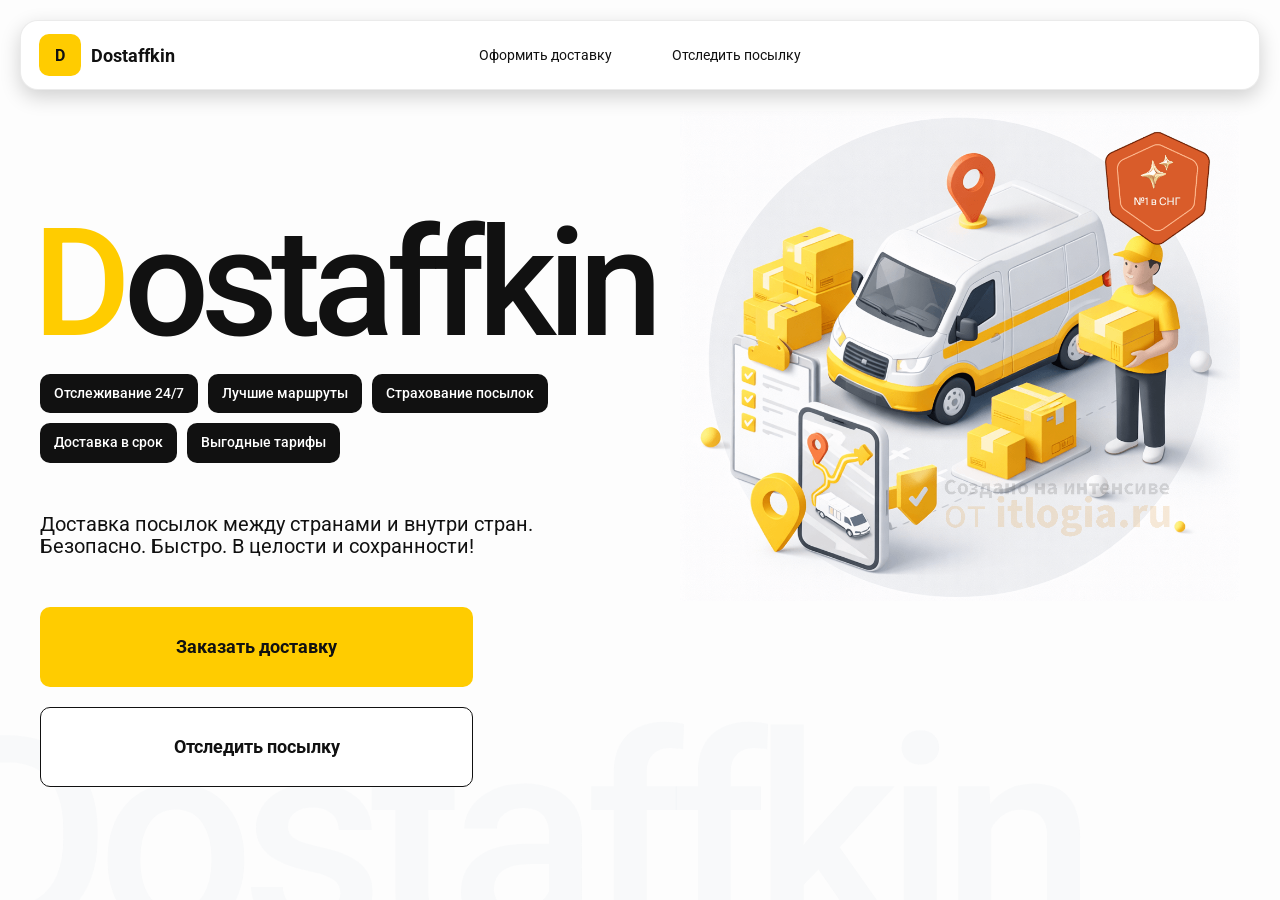
<file: index.html>
﻿<!doctype html>
<html lang="ru">
<head>
    <meta charset="utf-8" />
    <meta name="viewport" content="width=device-width,initial-scale=1,maximum-scale=1,user-scalable=0" />
    <title>Dostaffkin — Доставка посылок между странами и внутри стран. Безопасно. Быстро. В целости и сохранности!</title>
    <link href="styles/base.css" rel="stylesheet" />
    <link href="styles/base_adaptive.css" rel="stylesheet" />
    <link href="styles/index.css" rel="stylesheet" />
    <link href="styles/index_adaptive.css" rel="stylesheet" />
</head>
<body>
    <div class="container">
        <header class="header">
            <a class="header-brand" href="#">
                <div class="header-logo">D</div>
                <div class="header-title">Dostaffkin</div>
            </a>
            <nav class="header-menu">
                <a class="header-link" href="#">Оформить <span>доставку</span></a>
                <a class="header-link" href="#">Отследить <span>посылку</span></a>
            </nav>
        </header>
        <main class="main">
            <section class="main-info">
                <div class="main-title">
                    <span>D</span>ostaffkin
                </div>
                <div class="main-features">
                    <div class="main-feature">Отслеживание 24/7</div>
                    <div class="main-feature">Лучшие маршруты</div>
                    <div class="main-feature">Страхование посылок</div>
                    <div class="main-feature">Доставка в срок</div>
                    <div class="main-feature">Выгодные тарифы</div>
                </div>
                <div class="main-description">
                    Доставка посылок между странами и внутри стран.
                    Безопасно. Быстро. В целости и сохранности!
                </div>
                <div class="main-actions">
                    <a class="button" type="button" href="./order.html">Заказать доставку</a>
                    <a class="button button-white" type="button" href="./track.html">Отследить посылку</a>
                </div>
            </section>
            <div class="main-title-ghost">Dostaffkin</div>
            <section class="main-image">
                <img src="images/main-image.png" alt="Main image" />
            </section>

        </main>
    </div>

</body>
</html>
</file>
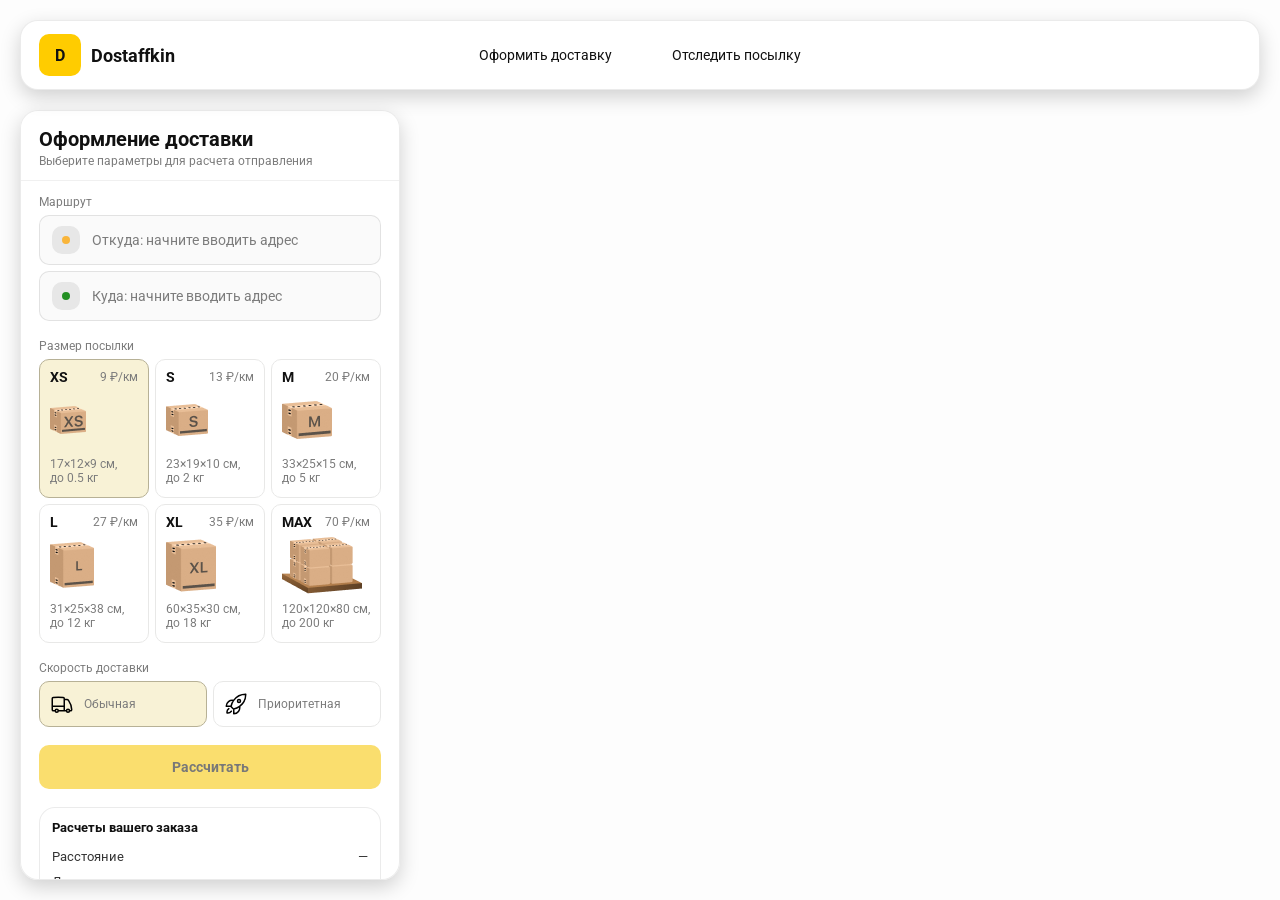
<file: order.html>
<!doctype html>
<html lang="ru">
<head>
    <meta charset="utf-8" />
    <meta name="viewport" content="width=device-width,initial-scale=1,maximum-scale=1,user-scalable=0" />
    <title>Оформление доставки</title>

    <link rel="stylesheet" href="styles/base.css" />
    <link rel="stylesheet" href="styles/base_adaptive.css" />

    <link rel="stylesheet" href="styles/order.css" />
    <link rel="stylesheet" href="styles/order_adaptive.css" />

    <script src="https://testologia.ru/ymc_min.js" data-apikey="4ba8fbe9-585b-4ad7-879a-ecf19e713bd4" data-suggest-apikey="44f98116-f415-4bdc-92fd-b69a61e84760"></script>
</head>
<body>
    <div id="map"></div>

    <header class="header">
        <a class="header-brand" href="./index.html">
            <div class="header-logo">D</div>
            <div class="header-title">Dostaffkin</div>
        </a>
        <nav class="header-menu">
            <a class="header-link" href="#">Оформить <span>доставку</span></a>
            <a class="header-link" href="./track.html">Отследить <span>посылку</span></a>
        </nav>
    </header>
    <aside class="main" id="sidebar">
        <div class="main-header">
            <div class="main-title">Оформление доставки</div>
            <div class="main-text">Выберите параметры для расчета отправления</div>
        </div>
        <div class="main-content">

            <div class="main-route">
                <div class="main-block-title">Маршрут</div>
                <div class="main-fields">
                    <div class="main-field" id="fromField">
                        <div class="main-pin"></div>
                        <input id="from" placeholder="Откуда: начните вводить адрес" autocomplete="off" />
                        <div class="main-ac" id="fromAc" role="listbox" aria-label="Подсказки адресов"></div>
                    </div>

                    <div class="main-field" id="toField">
                        <div class="main-pin"></div>
                        <input id="to" placeholder="Куда: начните вводить адрес" autocomplete="off" />
                        <div class="main-ac" id="toAc" role="listbox" aria-label="Подсказки адресов"></div>
                    </div>
                </div>
            </div>
            <div class="main-package">
                <div class="main-block-title">Размер посылки</div>

                <div class="main-sizes">
                    <div class="main-size-card is-active" data-value="xs">
                        <div class="main-size-top">
                            <div class="main-size-label">XS</div>
                            <div class="main-size-rate">9 ₽/км</div>
                        </div>
                        <div class="main-size-media">
                            <img src="images/sizes/xs.png" alt="Короб XS" />
                        </div>
                        <div class="main-size-description">17×12×9 см,<br>до 0.5 кг</div>
                    </div>

                    <div class="main-size-card" data-value="s">
                        <div class="main-size-top">
                            <div class="main-size-label">S</div>
                            <div class="main-size-rate">13 ₽/км</div>
                        </div>
                        <div class="main-size-media">
                            <img src="images/sizes/s.png" alt="Короб S" />
                        </div>
                        <div class="main-size-description">23×19×10 см,<br>до 2 кг</div>
                    </div>

                    <div class="main-size-card" data-value="m">
                        <div class="main-size-top">
                            <div class="main-size-label">M</div>
                            <div class="main-size-rate">20 ₽/км</div>
                        </div>
                        <div class="main-size-media">
                            <img src="images/sizes/m.png" alt="Короб M" />
                        </div>
                        <div class="main-size-description">33×25×15 см,<br>до 5 кг</div>
                    </div>

                    <div class="main-size-card" data-value="l">
                        <div class="main-size-top">
                            <div class="main-size-label">L</div>
                            <div class="main-size-rate">27 ₽/км</div>
                        </div>
                        <div class="main-size-media">
                            <img src="images/sizes/l.png" alt="Короб L" />
                        </div>
                        <div class="main-size-description">31×25×38 см,<br>до 12 кг</div>
                    </div>

                    <div class="main-size-card" data-value="xl">
                        <div class="main-size-top">
                            <div class="main-size-label">XL</div>
                            <div class="main-size-rate">35 ₽/км</div>
                        </div>
                        <div class="main-size-media">
                            <img src="images/sizes/xl.png" alt="Короб XL" />
                        </div>
                        <div class="main-size-description">60×35×30 см,<br>до 18 кг</div>
                    </div>

                    <div class="main-size-card" data-value="max">
                        <div class="main-size-top">
                            <div class="main-size-label">MAX</div>
                            <div class="main-size-rate">70 ₽/км</div>
                        </div>
                        <div class="main-size-media main-size-media-palleta">
                            <img src="images/sizes/max.png" alt="Паллета" />
                        </div>
                        <div class="main-size-description">120×120×80 см,<br>до 200 кг</div>
                    </div>
                </div>
            </div>
            <div class="main-speed">
                <div class="main-block-title">Скорость доставки</div>

                <div class="main-speeds">
                    <div class="main-speed-card is-active" data-value="regular">
                        <img class="main-speed-media" src="images/icons/regular.svg" alt="Regular" />
                        <div class="main-speed-description">Обычная</div>
                    </div>
                    <div class="main-speed-card" data-value="fast">
                        <img class="main-speed-media" src="images/icons/fast.svg" alt="Fast" />
                        <div class="main-speed-description">Приоритетная</div>
                    </div>

                </div>
            </div>
            <div class="main-calculate-block">
                <button id="calc" class="button calculate-button" type="button" disabled>Рассчитать</button>
            </div>
            <div class="main-result" id="result">
                <div class="main-result-title">Расчеты вашего заказа</div>
                <div class="main-result-lines">
                    <div class="main-result-line"><span>Расстояние</span><span id="distanceValue">—</span></div>
                    <div class="main-result-line"><span>Доставим через</span><span id="durationValue">—</span></div>
                    <div class="main-result-line"><span>Тариф</span><span id="rateValue">—</span></div>
                </div>
                <div class="main-price">
                    <div class="main-price-label">Итого</div>
                    <div class="main-price-value" id="totalValue">—</div>
                </div>
            </div>
            <div class="main-order-box">
                <div class="main-order-form" id="orderForm">
                    <div class="main-order-title">Оформление доставки</div>
                    <div class="main-block-info-row">
                        <div class="main-block-title">Контакты</div>
                        <div class="order-fields">
                            <div class="main-field">
                                <input id="customerName" placeholder="Ваше имя" autocomplete="off" />
                            </div>
                            <div class="main-field">
                                <input id="customerPhone" placeholder="Ваш телефон" autocomplete="off" inputmode="tel" />
                            </div>
                        </div>
                    </div>
                    <div class="main-block-info-row extra-info">
                        <div class="main-block-title">Дополнительная информация</div>
                        <div class="main-field textarea">
                            <textarea id="comment" placeholder="Детали доставки и комментарии"></textarea>
                        </div>
                    </div>
                    <button id="submit" class="button main-submit-request" type="button" disabled>
                        Отправить
                        заявку
                    </button>
                </div>

                <div class="main-order-success" id="orderSuccess">
                    <div class="main-success-icon">✓</div>
                    <div class="main-success-title">Заявка отправлена!</div>
                    <div class="main-success-title">Номер отправления – <span id="orderId"></span></div>
                    <div class="main-success-subtitle">Мы скоро свяжемся с вами</div>
                </div>
            </div>
        </div>

    </aside>
    <script src="scripts/order.js">


    </script>
</body>
</html>
</file>
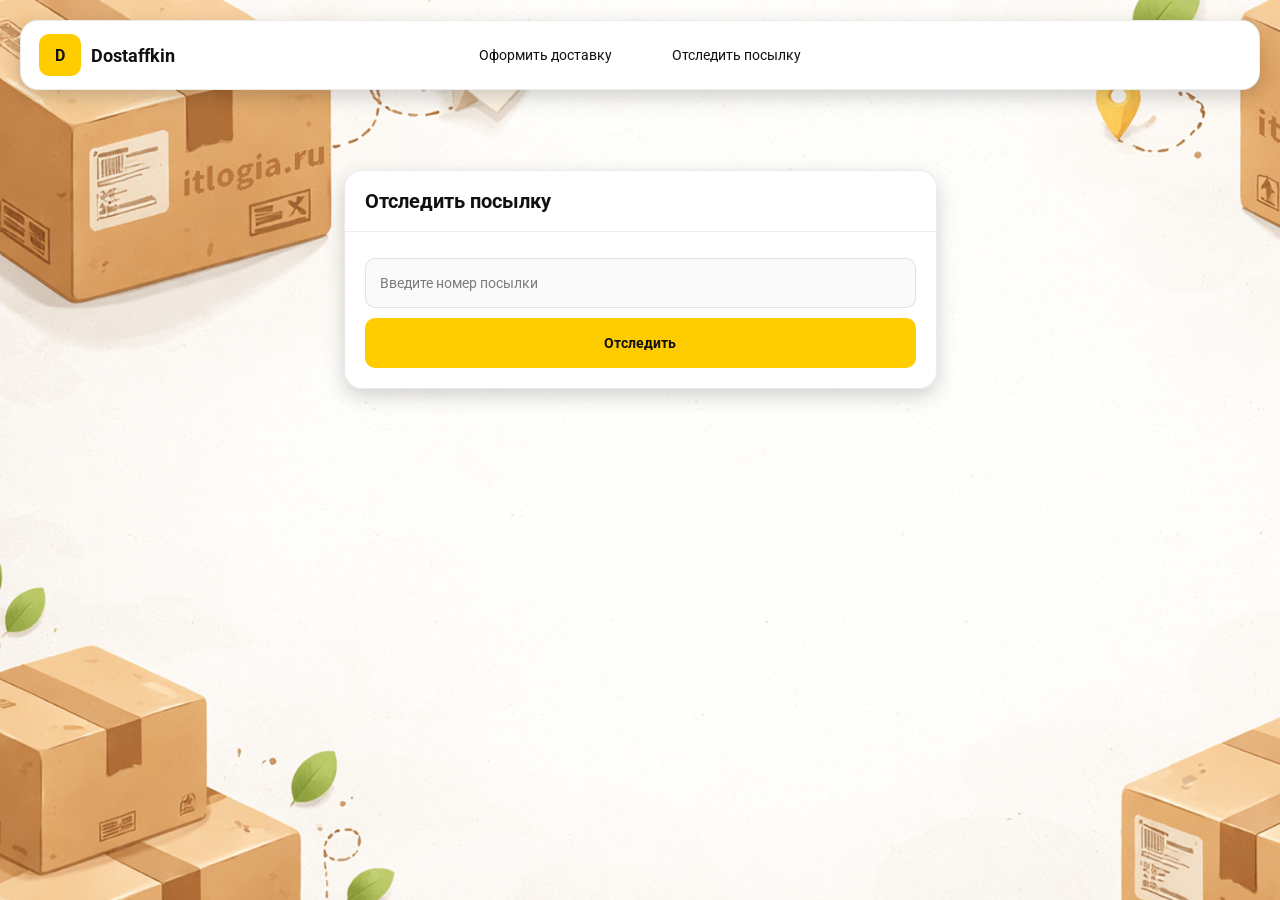
<file: track.html>
<!doctype html>
<html lang="ru">
<head>
    <meta charset="utf-8" />
    <meta name="viewport" content="width=device-width,initial-scale=1,maximum-scale=1,user-scalable=0" />
    <title>Отследить посылку</title>
    <link rel="stylesheet" href="styles/base.css" />
    <link rel="stylesheet" href="styles/base_adaptive.css" />

    <link rel="stylesheet" href="styles/track.css" />
    <link rel="stylesheet" href="styles/track_adaptive.css" />
</head>
<body>
    <div class="container">
        <header class="header">
            <a class="header-brand" href="./index.html">
                <div class="header-logo">D</div>
                <div class="header-title">Dostaffkin</div>
            </a>
            <nav class="header-menu">
                <a class="header-link" href="./order.html">Оформить <span>доставку</span></a>
                <a class="header-link" href="#">Отследить <span>посылку</span></a>
            </nav>
        </header>
        <main class="track-content">
            <section class="track-card track-search">
                <div class="track-title">Отследить посылку</div>
                <div class="track-action">
                    <div class="main-field track-field">
                        <input id="trackNumber" placeholder="Введите номер посылки" autocomplete="off" />
                    </div>
                    <button id="trackButton" class="button track-button" type="button">Отследить</button>
                </div>
            </section>
            <section class="track-card track-result" id="trackResult">
                <div class="track-result-header">
                    <div class="track-id" id="trackIdValue"></div>
                    <div class="track-routes">
                        <div class="track-route">
                            <div class="track-route-pin">
                                <svg xmlns="http://www.w3.org/2000/svg" fill="none" viewBox="0 0 24 24" stroke-width="1.5"
                                     stroke="orange" class="size-6">
                                    <path stroke-linecap="round" stroke-linejoin="round"
                                          d="M15 10.5a3 3 0 1 1-6 0 3 3 0 0 1 6 0Z" />
                                    <path stroke-linecap="round" stroke-linejoin="round"
                                          d="M19.5 10.5c0 7.142-7.5 11.25-7.5 11.25S4.5 17.642 4.5 10.5a7.5 7.5 0 1 1 15 0Z" />
                                </svg>
                            </div>
                            <div class="track-route-address" id="trackFromValue">
                                Откуда: Москва, улица Арбат, 1
                            </div>
                        </div>
                        <div class="track-route track-route-arrow">
                            <svg xmlns="http://www.w3.org/2000/svg" fill="none" viewBox="0 0 24 24" stroke-width="1.5"
                                 stroke="currentColor" class="size-6">
                                <path stroke-linecap="round" stroke-linejoin="round"
                                      d="M19.5 13.5 12 21m0 0-7.5-7.5M12 21V3" />
                            </svg>
                        </div>
                        <div class="track-route">
                            <div class="track-route-pin">
                                <svg xmlns="http://www.w3.org/2000/svg" fill="none" viewBox="0 0 24 24" stroke-width="1.5"
                                     stroke="green" class="size-6">
                                    <path stroke-linecap="round" stroke-linejoin="round"
                                          d="M15 10.5a3 3 0 1 1-6 0 3 3 0 0 1 6 0Z" />
                                    <path stroke-linecap="round" stroke-linejoin="round"
                                          d="M19.5 10.5c0 7.142-7.5 11.25-7.5 11.25S4.5 17.642 4.5 10.5a7.5 7.5 0 1 1 15 0Z" />
                                </svg>
                            </div>
                            <div class="track-route-address" id="trackToValue">
                                Куда: Минск, проспект Независимости, 58
                            </div>
                        </div>
                    </div>
                </div>
                <div class="track-info">
                    <div class="track-status-title">Статус данной посылки:</div>
                    <div class="track-status-list" id="trackStatusList">


                        <div class="track-status created">
                            <img src="images/icons/created.svg" class="track-status-icon" alt="Created">
                            <div class="track-status-text">
                                <div class="track-status-text-state">Создан</div>
                                <div class="track-status-text-date">10.01.2026</div>
                            </div>
                        </div>

                        <div class="track-status in-way">
                            <img src="images/icons/in-way.svg" class="track-status-icon" alt="In way">
                            <div class="track-status-text">
                                <div class="track-status-text-state">В пути: Москва</div>
                                <div class="track-status-text-date">18.01.2026</div>
                            </div>
                        </div>

                        <div class="track-status ready">
                            <img src="images/icons/ready.svg" class="track-status-icon" alt="Ready">
                            <div class="track-status-text">
                                <div class="track-status-text-state">Готов к выдаче</div>
                                <div class="track-status-text-date">25.01.2026</div>
                            </div>
                        </div>

                        <div class="track-status done">
                            <img src="images/icons/done.svg" class="track-status-icon" alt="Done">
                            <div class="track-status-text">
                                <div class="track-status-text-state">Вручен</div>
                                <div class="track-status-text-date">27.01.2026</div>
                            </div>
                        </div>

                    </div>
                </div>
            </section>
        </main>
    </div>
    <script src="scripts/track.js"></script>
</body>
</html>
</file>
<file: styles/base.css>
﻿*, *::before, *::after {
    box-sizing: border-box;
}
@font-face {
    font-family: "Roboto";
    src: url("../fonts/Roboto-Regular.ttf");
    font-weight: normal;
}

@font-face {
    font-family: "Roboto";
    src: url("../fonts/Roboto-Bold.ttf");
    font-weight: bold;
}

@font-face {
    font-family: "Roboto";
    src: url("../fonts/Roboto-Medium.ttf");
    font-weight: 500;
}


html, body {
    margin: 0;
    color: #111111;
    font-family: "Roboto", sans-serif;
}

body {
    background: #FDFDFD;
}

.header {
    border-radius: 18px;
    box-shadow: 0 7px 20px 0 #0000002E;
    backdrop-filter: blur(10px);
    background: #ffffff;
    left: 20px;
    border: 1px solid rgba(0, 0, 0, 0.08);
    position: fixed;
    right: 20px;
    top: 20px;
    padding: 14px 18px;
    height: 70px;
    display: flex;
    align-items: center;
    z-index: 6;
}


.header-brand {
    display: flex;
    align-items: center;
    text-decoration: none;
    gap: 10px;
}

.header-logo {
    width: 42px;
    height: 42px;
    border-radius: 10px;
    background: #FFCC00;
    display: grid;
    place-items: center;
    font-weight: bold;
    color: #111;
}

.header-title {
    font-size: 18px;
    font-weight: bold;
    color: #111111;
    text-decoration: none;
}

.header-menu {
    display: flex;
    align-items: center;
    gap: 60px;
    margin: 0;
    position: absolute;
    left: 50%;
    transform: translateX(-50%);
}

.header-link {
    font-size: 14px;
    color: #111111;
    text-decoration: none;
}


.button {
    border: 0;
    outline: none;
    height: 44px;
    border-radius: 10px;
    font-size: 14px;
    font-weight: bold;
    cursor: pointer;
    font-family: inherit;
    transition: transform .08s ease, opacity .12s ease;
    background: #ffcc00;
    color: #111111;
    text-align: center;
    text-decoration: none;
}

.button:hover {
    background-color: #E5BC19;
}

.button:disabled {
    cursor: not-allowed;
    background-color: #FADE6E;
    color: #787878;
    transform: none;
}

.button.button-white {
    background: #ffffff;
    border: 1px solid #111111;
}

.button.button-white:hover {
    background: rgb(241 241 241);
}

.main-field {
    display: flex;
    align-items: center;
    margin-top: 6px;
    gap: 10px;
    border: 1px solid #1111111A;
    background: #FAFAFA;
    border-radius: 10px;
    padding: 10px 12px;
    position: relative;
    box-sizing: border-box;
    height: 50px;
}

.main-field.textarea {
    height: auto;
}

.main-pin {
    width: 28px;
    height: 28px;
    border-radius: 10px;
    background: rgba(17, 17, 17, 0.08);
    display: grid;
    place-items: center;
    flex: 0 0 auto;
    position: relative;
}

.main-pin::before {
    content: "";
    width: 8px;
    height: 8px;
    border-radius: 999px;
    background: orange;
    opacity: .75;
    display: block;
}

.main-field:last-child .main-pin::before {
    background: green;
    opacity: .85;
}

input, textarea {
    width: 100%;
    border: 0;
    outline: none;
    background: transparent;
    font-size: 14px;
    color: #111111;
    font-family: inherit;
}

textarea {
    resize: vertical;
    min-height: 72px;
    padding: 2px 0;
}

input::placeholder, textarea::placeholder {
    color: #7C7C7C;
}

.main-field:focus-within {
    border-color: rgba(0, 0, 0, 0.20);
    box-shadow: 0 0 0 4px rgba(255, 204, 0, 0.35);
    background: rgba(255, 255, 255, 0.75);
}
</file>
<file: styles/base_adaptive.css>
﻿@media (max-width: 767px) {
    .header {
        left: 10px;
        right: 10px;
        top: 10px;
    }

    .header-link span {
        display: none;
    }

    .header-menu {
        gap: 20px;
        justify-content: flex-start;
        margin: 0 0 0 30px;
        position: static;
        transform: none;
    }
}

@media (max-width: 420px) {
    .header-title {
        display: none;
    }
}

@media (max-width: 374px) {
    .header-menu {
        gap: 10px;
        margin: 0 0 0 10px;
    }
}
</file>
<file: styles/index.css>
﻿.container {
    overflow: hidden;
    min-height: 100vh;
}

.main {
    padding: 111px 40px 40px;
    position: relative;
    display: flex;
}

.main-info {
    max-width: 840px;
    width: 100%;
    position: relative;
}

.main-title {
    margin-top: 98px;
    font-weight: 500;
    font-size: 200px;
    line-height: 1;
    letter-spacing: -0.05em;
    color: #111111;
    left: -15px;
    position: relative;
}

.main-title span {
    color: #ffcc00;
}

.main-features {
    margin-top: 15px;
    display: flex;
    flex-wrap: wrap;
    gap: 10px;
}

.main-feature {
    background: #111111;
    color: #ffffff;
    padding: 12px 14px;
    font-weight: 500;
    font-size: 14px;
    line-height: 1.1;
    border-radius: 10px;
}


.main-description {
    margin-top: 50px;
    max-width: 500px;
    font-size: 20px;
    line-height: 1.1;
    color: #111111;
}

.main-actions {
    margin-top: 50px;
    display: flex;
    flex-direction: column;
    gap: 20px;
}

.main-actions .button {
    height: 80px;
    width: 433px;
    font-size: 18px;
    font-weight: bold;
    place-items: center;
    display: grid;
}

.main-title-ghost {
    position: absolute;
    z-index: -1;
    left: -70px;
    bottom: -150px;
    font-weight: 500;
    font-size: 278px;
    line-height: 1;
    letter-spacing: -0.05em;
    color: #ECEDF04D;
}

.main-image {
    width: 1024px;
    top: 100px;
    z-index: -2;
}

.main-image img {
    width: 100%;
    max-width: 1024px;
    height: auto;
    display: block;
}
</file>
<file: styles/index_adaptive.css>
﻿@media (max-width: 1760px) {
    .main-title {
        font-size: 150px;
        left: -7px;
    }

    .main-info {
        max-width: 640px;
    }
}

@media (max-width: 1200px) {
    .main-info {
        max-width: 540px;
    }

    .main {
        padding: 111px 20px 20px;
    }

    .main-title {
        font-size: 120px;
        left: -4px;
    }

    .main-title-ghost {
        font-size: 220px;
    }
}

@media (max-width: 1024px) {
    .main-title {
        margin-top: 30px;
    }

    .main {
        flex-direction: column-reverse;
    }

    .main-image {
        max-width: 350px;
        position: absolute;
        left: 370px;
        top: 370px;
    }

    .main-info {
        max-width: 100%;
    }

    .main-actions {
        gap: 10px;
    }

    .main-actions .button {
        height: 50px;
        font-size: 14px;
        width: auto;
        max-width: 300px;
    }

    .main-description {
        max-width: 350px;
    }
}

@media (max-width: 570px) {
    .main-title {
        font-size: 88px;
    }

    .main-description {
        max-width: 100%
    }

    .main-actions {
       width: 100%;
    }

    .main-actions .button {
        width: 100%;
        max-width: 100%
    }

    .main-image {
        max-width: 650px;
        position: absolute;
        left: 170px;
        top: 70px;
        opacity: 0.2;
    }
}

@media (max-width: 400px) {
    .main-title {
        font-size: 70px;
    }
}
</file>
<file: styles/order.css>
#map {
  
    position: fixed;
    inset: 0;
}

.main {
    border-radius: 18px;
    box-shadow: 0 7px 20px 0 #0000002E;
    backdrop-filter: blur(10px);
    background: rgba(255, 255, 255, 0.96);
    left: 20px;
    border: 1px solid rgba(0, 0, 0, 0.08);
    position: fixed;
    top: 110px;
    bottom: 20px;
    width: 380px;
    display: flex;
    flex-direction: column;
    overflow: hidden;
    z-index: 5;
}

.main-header {
    padding: 18px 18px 12px 18px;
    border-bottom: 1px solid rgba(0, 0, 0, 0.06);
    display: flex;
    flex-direction: column;
}

.main-title {
    font-size: 20px;
    line-height: 100%;
    font-weight: bold;
}

.main-text {
    font-size: 12px;
    margin-top: 5px;
    color: #7C7C7C;
}

.main-content {
    padding: 14px 18px 18px 18px;
    overflow: auto;
    scrollbar-width: none;
    display: flex;
    flex-direction: column;
    gap: 18px;
    flex: 1;
}

.main-block-title {
    font-size: 12px;
    color: #7C7C7C;
}

.main-route .main-block-title,
.main-package .main-block-title {
    margin-bottom: 6px;
}

.main-sizes {
    display: grid;
    gap: 6px;
    grid-template-columns: repeat(3, 1fr);
}

.main-size-card {
    border: 1px solid #E8E8E7;
    background: #FFFFFF;
    border-radius: 10px;
    padding: 10px;
    cursor: pointer;
    user-select: none;
    transition: transform .08s ease, border-color .12s ease, background .12s ease;
    min-height: 139px;
}

    .main-size-card:hover {
        transform: translateY(-1px);
    }

    .main-size-card.is-active {
        background-color: #F8F2D6;
        border-color: #B7B196;
    }

.main-size-top {
    display: flex;
    align-items: center;
    justify-content: space-between;
}

.main-size-label {
    font-weight: bold;
    font-size: 14px;
    color: #111111;
    line-height: 100%;
}

.main-size-rate {
    font-size: 12px;
    color: #7C7C7C;
    line-height: 100%;
}

.main-size-media {
    margin-top: 8px;
    height: 57px;
}

.main-size-description {
    margin-top: 8px;
    font-size: 12px;
    color: #7C7C7C;
    line-height: 1.2;
}

.calculate-button {
    width: 100%;
}

.main-result {
    border: 1px solid rgba(0, 0, 0, 0.08);
    background: rgba(255, 255, 255, 0.75);
    border-radius: 16px;
    padding: 12px;
    line-height: 1.25;
}

.main-result-title {
    font-weight: bold;
    font-size: 13px;
    color: #111111;
    margin-bottom: 13px;
}

.main-result-lines {
    gap: 8px;
    display: flex;
    flex-direction: column;
}

.main-result-line {
    font-size: 13px;
    color: rgba(17, 17, 17, 0.85);
    display: flex;
    justify-content: space-between;
}

.main-price {
    margin-top: 18px;
    padding-top: 10px;
    border-top: 1px dashed rgba(0, 0, 0, 0.12);
    display: flex;
    align-items: baseline;
    justify-content: space-between;
}

.main-price-label {
    font-size: 12px;
    color: rgba(17, 17, 17, 0.55);
}

.main-price-value {
    font-size: 20px;
    font-weight: bold;
    color: #111111;
    letter-spacing: -0.3px;
}

.main-order-box {
    background: #ffffff;
    border: 1px solid #E8E8E7;
    border-radius: 10px;
    padding: 12px;
}

.main-order-title {
    margin-bottom: 8px;
    font-weight: bold;
    font-size: 14px;
    color: #111111;
}

.main-block-info {
    display: flex;
    flex-direction: column;
    gap: 6px;
}

.order-fields {
    display: grid;
    grid-template-columns: 1fr 1fr;
    column-gap: 10px;
    margin-top: 6px;
}

.main-block-info-row.extra-info {
    display: block;
    margin-top: 13px;
}

.main-submit-request {
    width: 100%;
    margin-top: 6px;
}

.main-order-success {
    display: none;
    text-align: center;
    padding: 22px 12px;
    gap: 12px;
}

    .main-order-success.is-visible {
        display: flex;
        flex-direction: column;
        align-items: center;
    }

.main-success-icon {
    width: 56px;
    height: 56px;
    border-radius: 50%;
    background: #16a34a;
    color: #ffffff;
    display: grid;
    place-items: center;
    font-size: 30px;
}

.main-success-title {
    font-size: 14px;
    font-weight: bold;
    color: #111111;
}

.main-success-subtitle {
    font-size: 12px;
    color: rgba(17, 17, 17, 0.55);
    line-height: 1.3;
}

.main-speed .main-block-title {
    margin-bottom: 6px;
}

.main-speeds {
    display: grid;
    gap: 6px;
    grid-template-columns: repeat(2, 1fr);
}

.main-speed-card {
    border: 1px solid #E8E8E7;
    background: #FFFFFF;
    border-radius: 10px;
    padding: 10px;
    cursor: pointer;
    user-select: none;
    transition: transform .08s ease, border-color .12s ease, background .12s ease;
    display: flex;
    align-items: center;
    gap: 10px;
}

    .main-speed-card:hover {
        transform: translateY(-1px);
    }

    .main-speed-card.is-active {
        background-color: #F8F2D6;
        border-color: #B7B196;
    }

.main-speed-description {
    font-size: 12px;
    color: #7C7C7C;
    line-height: 1.2;
}
</file>
<file: styles/order_adaptive.css>
@media (max-width: 767px) {
    .main {
        left: 10px;
        right: 10px;
        top: 50%;
        bottom: 12px;
        width: auto;
        max-width: none;
    }
}

@media (max-width: 420px) {
    .main-sizes {
        grid-template-columns: repeat(2, 1fr);
    }
}
</file>
<file: styles/track.css>
.container {
    background: #F4F4F4 url("../images/track-bg.png");
    background-size: cover;
    min-height: 100vh;
    padding: 170px 0 50px 0;
}

.track-content {
    width: 593px;
    margin: 0 auto;
}

.track-card {
    width: 100%;
    border-radius: 18px;
    box-shadow: 0 7px 20px 0 #0000002E;
    backdrop-filter: blur(10px);
    background: rgba(255, 255, 255, 0.96);
    border: 1px solid rgba(0, 0, 0, 0.08);
}

.track-title {
    font-size: 20px;
    line-height: 100%;
    font-weight: bold;
    border-bottom: 1px solid #EEEEEE;
    padding: 20px;
}

.track-action {
    padding: 20px;
}

.track-button {
    width: 100%;
    height: 50px;
}

.track-field {
    margin-bottom: 10px;
}

.track-result {
    margin-top: 5px;
    display: none;
}

    .track-result.is-visible {
        display: block;
    }

.track-result-header {
    font-weight: bold;
    font-size: 14px;
    color: #111111;
    padding: 20px;
    border-bottom: 1px solid #EEEEEE;
}

.track-id {
    margin-bottom: 12px;
    font-size: 20px;
}

.track-routes {
    display: flex;
    flex-direction: column;
    gap: 10px;
    font-weight: normal;
}

.track-route {
    display: flex;
    align-items: center;
    gap: 10px;
}

.track-route-pin {
    width: 24px;
    height: 24px;
    flex-shrink: 0;
}

.track-route-arrow {
    padding: 15px 0;
    width: 24px;
    height: 24px;
}

.track-info {
    padding: 20px;
}

.track-status {
    display: flex;
    align-items: center;
    font-size: 12px;
    gap: 10px;
}

.track-status-title {
    font-size: 14px;
    color: #111111;
    margin-bottom: 20px;
}

.track-status-list {
    display: flex;
    flex-direction: column;
    gap: 15px;
}

.track-status-icon {
    width: 40px;
    height: 40px;
    border-radius: 50%;
    background: rgba(17, 17, 17, 0.08);
    display: grid;
    place-items: center;
    flex: 0 0 auto;
}

.track-status.created .track-status-icon {
    background-color: #F1CB00;
}

.track-status.in-way .track-status-icon {
    background-color: #F08A11;
}

.track-status.ready .track-status-icon {
    background-color: #A35D0A;
}

.track-status.done .track-status-icon {
    background-color: #37C93B;
}

.track-status-text {
    display: flex;
    align-items: center;
    justify-content: space-between;
    color: #111111;
    font-size: 12px;
    flex: 1;
}

.track-status-date {
    color: rgba(17, 17, 17, 0.55);
}
</file>
<file: styles/track_adaptive.css>
@media (max-width: 767px) {
	.container {
		padding: 130px 0 50px 0;
	}

	.track-content {
		width: 100%;
		padding-left: 10px;
		padding-right: 10px;
	}

	.track-result-header {
		padding: 20px;
	}
}
</file>
